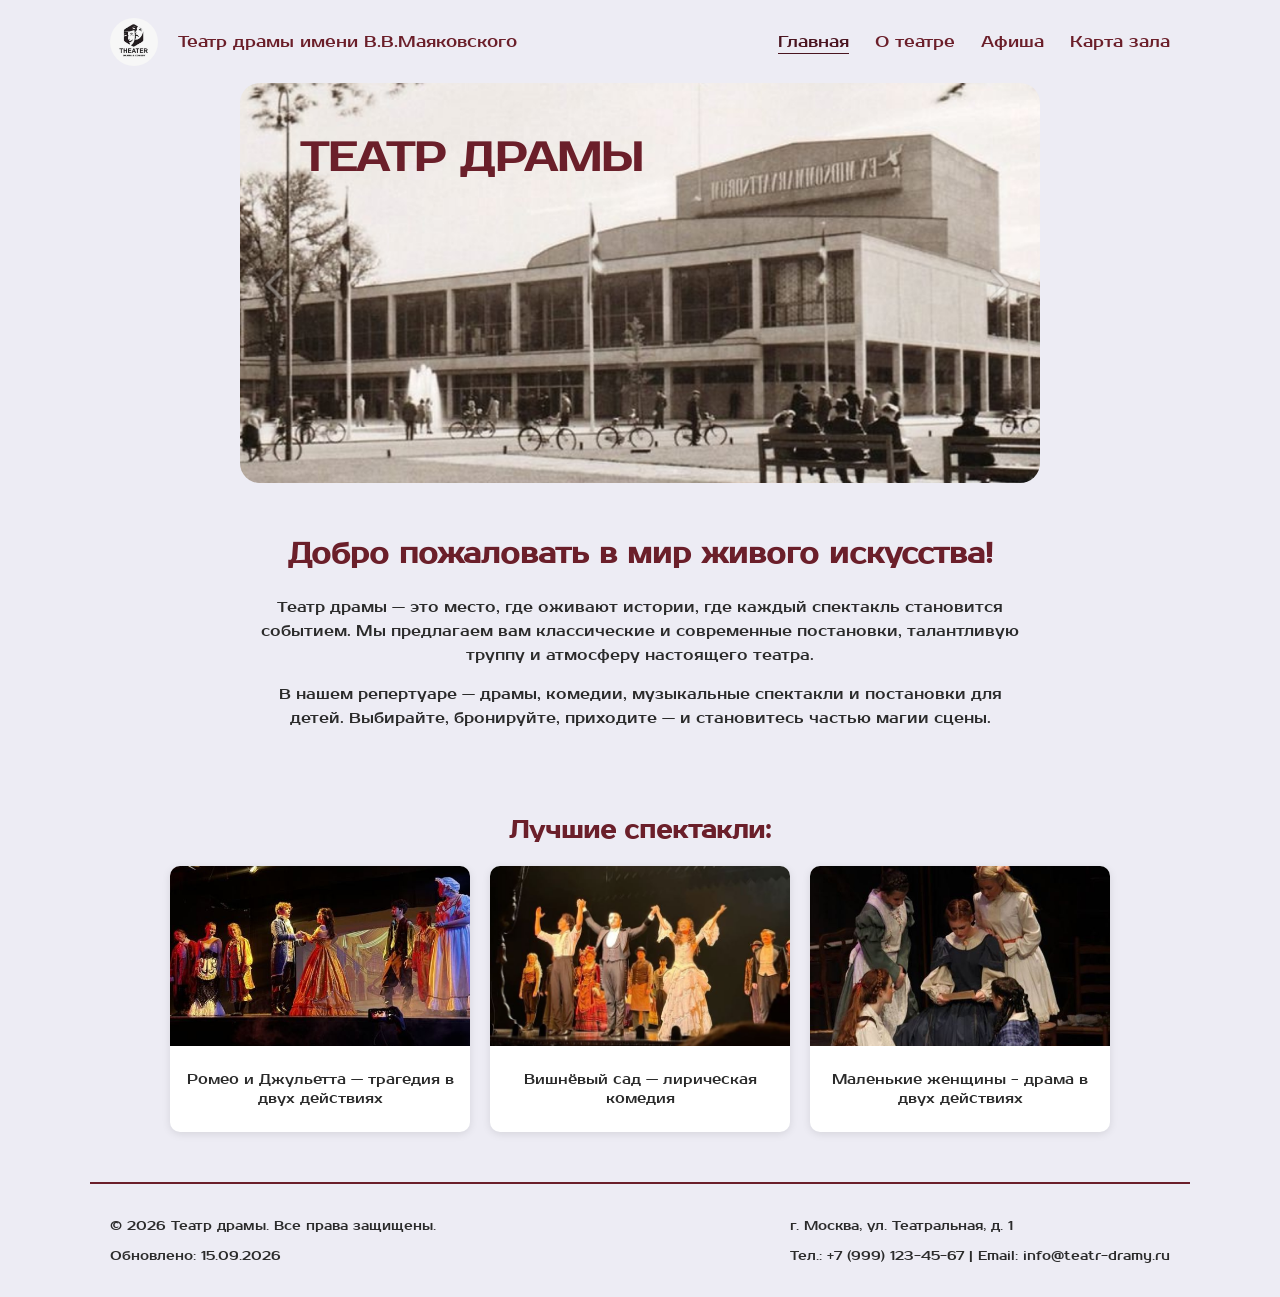
<file: index.html>
<!DOCTYPE html>
<html lang="ru">
<head>
    <meta charset="UTF-8">
    <meta name="viewport" content="width=device-width, initial-scale=1.0">
    <link rel="stylesheet" href="styles.css">
    <link rel="preconnect" href="https://fonts.googleapis.com">
    <link rel="preconnect" href="https://fonts.gstatic.com" crossorigin>
    <link href="https://fonts.googleapis.com/css2?family=Prosto+One&display=swap" rel="stylesheet">
    <title>Театр драмы</title>
</head>
<body>

    <header>
        <div class="logo">
            <img src="images/logo.jpg" alt="Логотип театра">
            <p>Театр драмы имени В.В.Маяковского</p>
        </div>
        <nav class="menu">
            <a href="index.html" class="active">Главная</a>
            <a href="about.html">О театре</a>
            <a href="catalog.html">Афиша</a>
            <a href="price.html">Карта зала</a>
        </nav>    
    </header>   

        
    
    <div class="hero">
        <img src="images/theater.png" alt="Театр драмы">
        <h1 class="hero-title">ТЕАТР ДРАМЫ</h1>
    </div>

    <section class="intro">
        <h1>Добро пожаловать в мир живого искусства!</h1>
        <p>
            Театр драмы — это место, где оживают истории, где каждый спектакль
            становится событием. Мы предлагаем вам классические и современные
            постановки, талантливую труппу и атмосферу настоящего театра.
        </p>
        <p>
            В нашем репертуаре — драмы, комедии, музыкальные спектакли и
            постановки для детей. Выбирайте, бронируйте, приходите — и
            становитесь частью магии сцены.
        </p>
    </section>

    <section class="slider">
        <h2>Лучшие спектакли:</h2>
        <div class="slider-track">
        <div class="slide">
            <img src="images/slide-romeo.jpg" alt="Ромео и Джульетта">
            <p>Ромео и Джульетта — трагедия в двух действиях</p>
        </div>
        <div class="slide">
            <img src="images/slide-garden.jpg" alt="Вишневый сад">
            <p>Вишнёвый сад — лирическая комедия</p>
        </div>
        <div class="slide">
            <img src="images/slide-women.jpg" alt="Маленькие женщины">
            <p>Маленькие женщины - драма в двух действиях</p>
        </div>
        </div>
    </section>

    

    <footer class="footer">
        <div>
            <p>© 2026 Театр драмы. Все права защищены.</p>
            <p>Обновлено: 15.09.2026</p>
        </div>
        <div>
            <p>г. Москва, ул. Театральная, д. 1</p>
            <p>Тел.: +7 (999) 123-45-67 | Email: info@teatr-dramy.ru</p>
        </div>
    </footer>

</body>
</html>
</file>
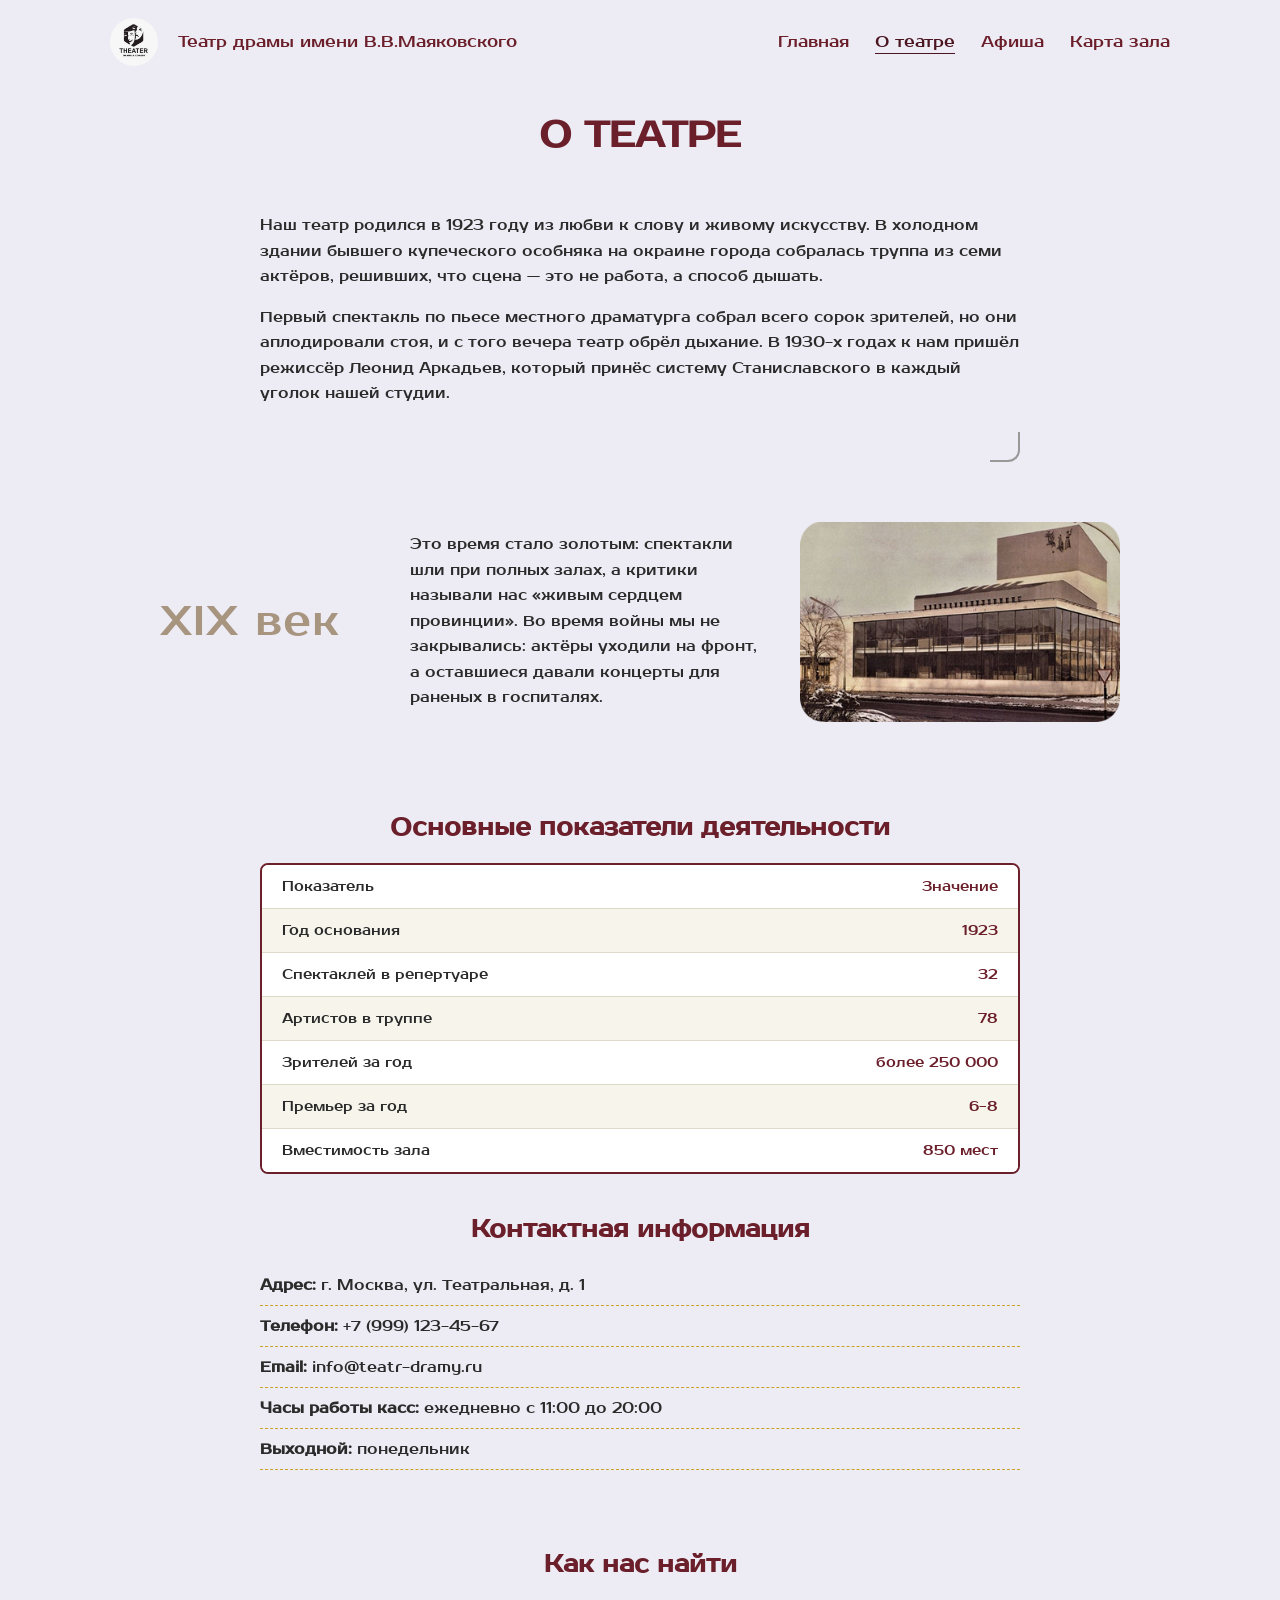
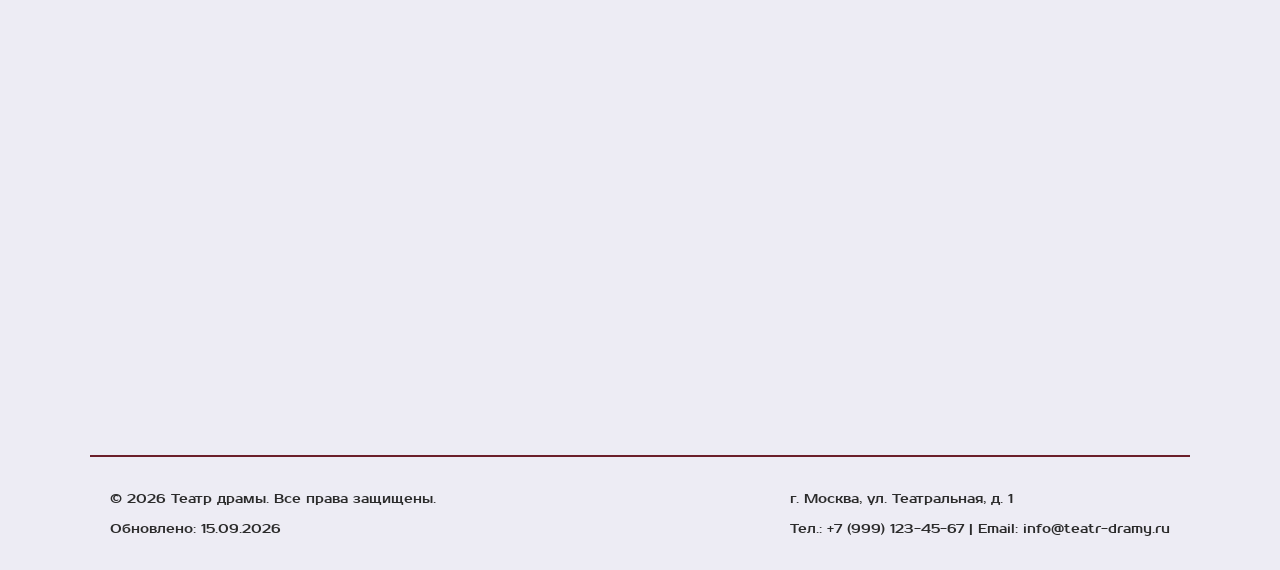
<file: about.html>
<!DOCTYPE html>
<html lang="ru">
<head>
    <meta charset="UTF-8">
    <meta name="viewport" content="width=device-width, initial-scale=1.0">
    <title>О театре — Театр драмы</title>
    <link rel="stylesheet" href="styles.css">
    <link rel="preconnect" href="https://fonts.googleapis.com">
    <link rel="preconnect" href="https://fonts.gstatic.com" crossorigin>
    <link href="https://fonts.googleapis.com/css2?family=Prosto+One&display=swap" rel="stylesheet">
</head>
<body>

    <header>
        <div class="logo">
            <img src="images/logo.jpg" alt="Логотип">
            <p>Театр драмы имени В.В.Маяковского</p>
        </div>
        <nav class="menu">
            <a href="index.html">Главная</a>
            <a href="about.html" class="active">О театре</a>
            <a href="catalog.html">Афиша</a>
            <a href="price.html">Карта зала</a>
        </nav>
    </header>

    <h1 class="page-title">О ТЕАТРЕ</h1>

    <section class="info">
        <p>
            Наш театр родился в 1923 году из любви к слову и живому искусству.
            В холодном здании бывшего купеческого особняка на окраине города
            собралась труппа из семи актёров, решивших, что сцена — это не работа,
            а способ дышать.
        </p>
        <p>
            Первый спектакль по пьесе местного драматурга собрал всего сорок зрителей,
            но они аплодировали стоя, и с того вечера театр обрёл дыхание.
            В 1930-х годах к нам пришёл режиссёр Леонид Аркадьев, который
            принёс систему Станиславского в каждый уголок нашей студии.
        </p>
    </section>

    <section class="history">
        <div class="history-row">
            <div class="history-year">XIX век</div>
            <div class="history-text">
                <p>
                    Это время стало золотым: спектакли шли при полных залах,
                    а критики называли нас «живым сердцем провинции». Во время
                    войны мы не закрывались: актёры уходили на фронт, а оставшиеся
                    давали концерты для раненых в госпиталях.
                </p>
            </div>
            <div class="history-photo">
                <img src="images/history-19century.png" alt="Театр в XIX веке">
            </div>
        </div>
    </section>


    <section class="stats-section">
        <h2>Основные показатели деятельности</h2>
        <ul class="stats-list">
            <li class="stats-item">
                <span class="stats-label">Показатель</span>
                <span class="stats-value">Значение</span>
            </li>
            <li class="stats-item">
                <span class="stats-label">Год основания</span>
                <span class="stats-value">1923</span>
            </li>
            <li class="stats-item">
                <span class="stats-label">Спектаклей в репертуаре</span>
                <span class="stats-value">32</span>
            </li>
            <li class="stats-item">
                <span class="stats-label">Артистов в труппе</span>
                <span class="stats-value">78</span>
            </li>
            <li class="stats-item">
                <span class="stats-label">Зрителей за год</span>
                <span class="stats-value">более 250 000</span>
            </li>
            <li class="stats-item">
                <span class="stats-label">Премьер за год</span>
                <span class="stats-value">6-8</span>
            </li>
            <li class="stats-item">
                <span class="stats-label">Вместимость зала</span>
                <span class="stats-value">850 мест</span>
            </li>
        </ul>
    </section>

    <section class="contacts-section">
        <h2>Контактная информация</h2>
        <ul class="contacts">
            <li><strong>Адрес:</strong> г. Москва, ул. Театральная, д. 1</li>
            <li><strong>Телефон:</strong> +7 (999) 123-45-67</li>
            <li><strong>Email:</strong> info@teatr-dramy.ru</li>
            <li><strong>Часы работы касс:</strong> ежедневно с 11:00 до 20:00</li>
            <li><strong>Выходной:</strong> понедельник</li>
        </ul>
    </section>

    <section class="map">
        <h2>Как нас найти</h2>
        <iframe src="https://yandex.ru/map-widget/v1/?um=constructor%3A1b0a4426013ec530afb82a9ea96ad2e78d650484683eefc56cfb4c832ef1448c&amp;source=constructor" width="100%" height="400" frameborder="0"></iframe>
    </section>

    <footer class="footer">
        <div>
            <p>© 2026 Театр драмы. Все права защищены.</p>
            <p>Обновлено: 15.09.2026</p>
        </div>
        <div>
            <p>г. Москва, ул. Театральная, д. 1</p>
            <p>Тел.: +7 (999) 123-45-67 | Email: info@teatr-dramy.ru</p>
        </div>
    </footer>

</body>
</html>
</file>
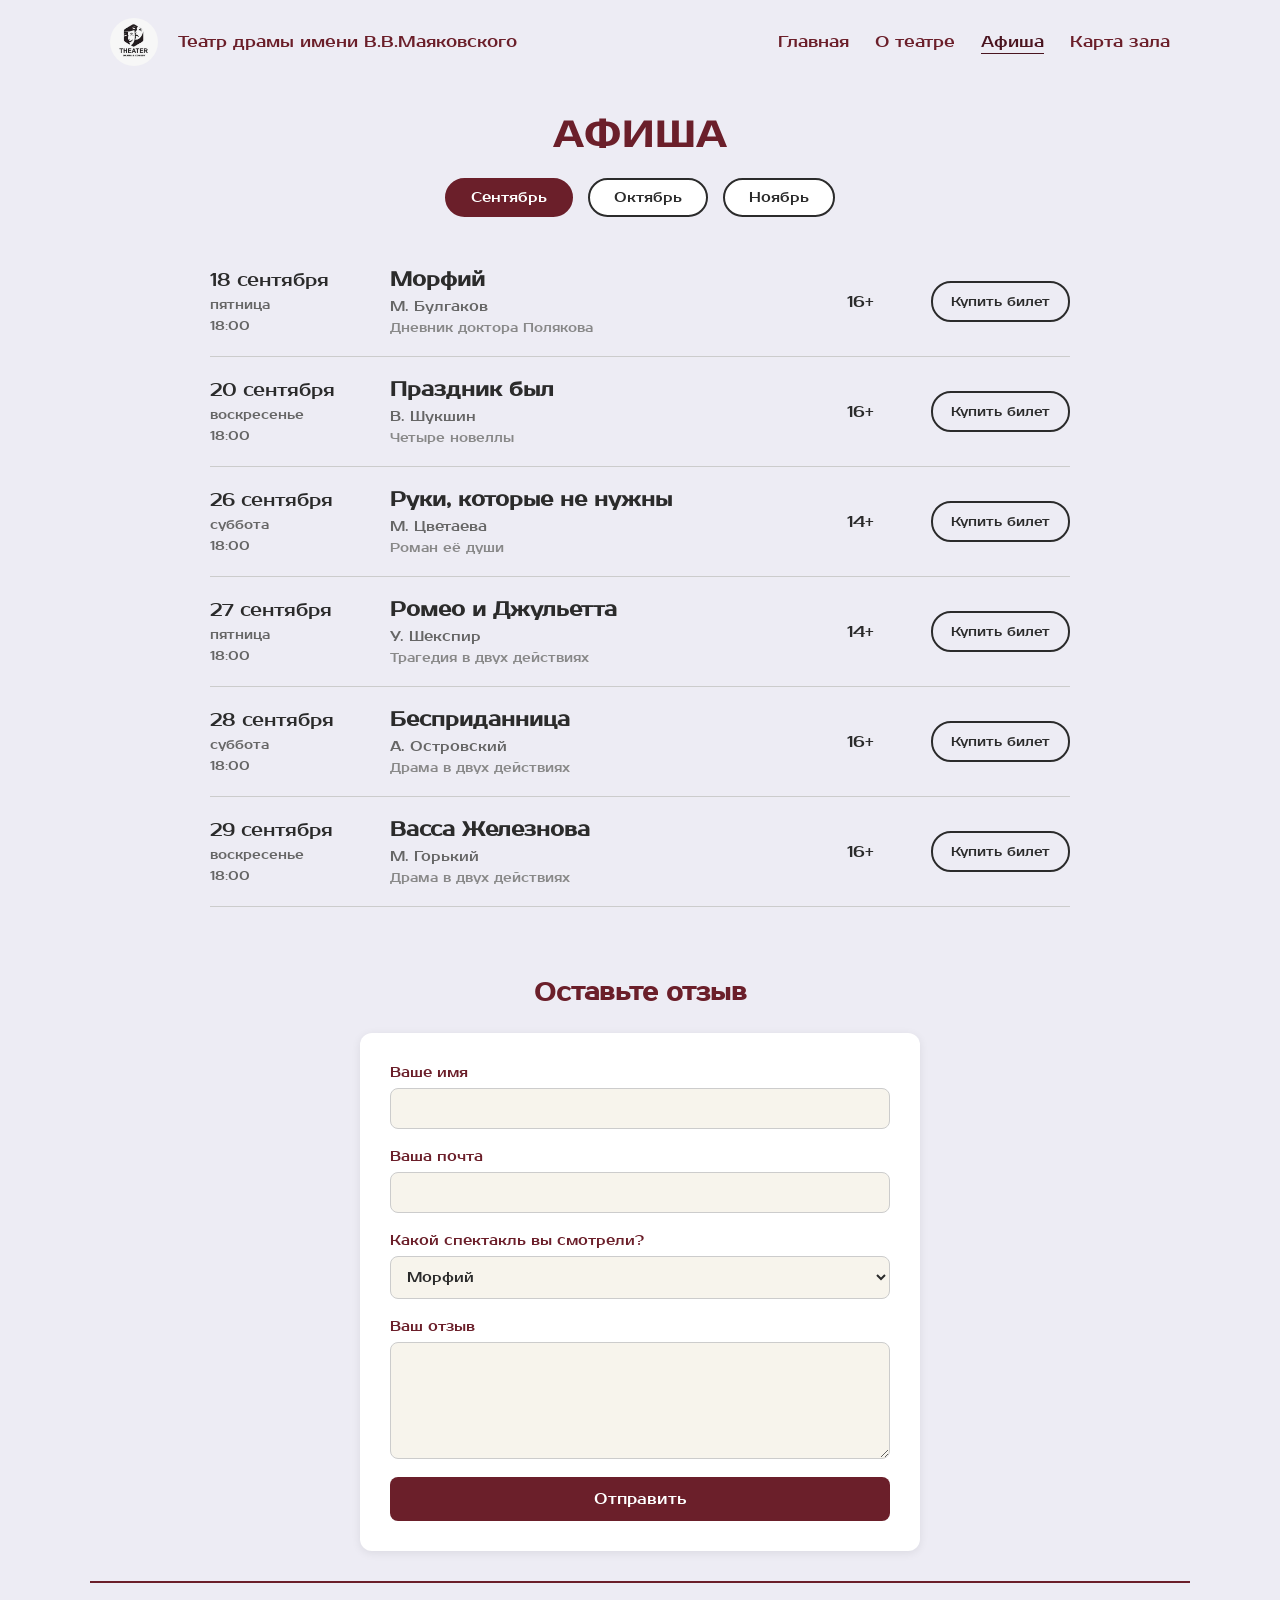
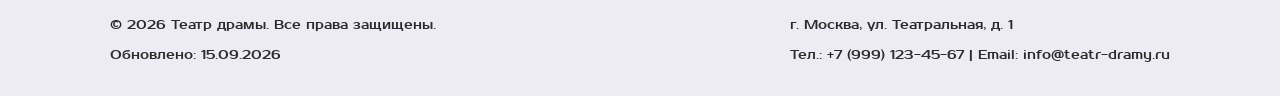
<file: catalog.html>
<!DOCTYPE html>
<html lang="ru">
<head>
    <meta charset="UTF-8">
    <meta name="viewport" content="width=device-width, initial-scale=1.0">
    <title>Афиша — Театр драмы</title>
    <link rel="stylesheet" href="styles.css">
    <link rel="preconnect" href="https://fonts.googleapis.com">
    <link rel="preconnect" href="https://fonts.gstatic.com" crossorigin>
    <link href="https://fonts.googleapis.com/css2?family=Prosto+One&display=swap" rel="stylesheet">
</head>
<body>

    <header>
        <div class="logo">
            <img src="images/logo.jpg" alt="Логотип">
            <p>Театр драмы имени В.В.Маяковского</p>
        </div>
        <nav class="menu">
            <a href="index.html">Главная</a>
            <a href="about.html">О театре</a>
            <a href="catalog.html" class="active">Афиша</a>
            <a href="price.html">Карта зала</a>
        </nav>
    </header>

    <section class="poster">
        <h1 class="poster-title">АФИША</h1>

        <div class="months">
            <button type="button" class="month active" data-month="september">Сентябрь</button>
            <button type="button" class="month" data-month="october">Октябрь</button>
            <button type="button" class="month" data-month="november">Ноябрь</button>
        </div>

        <div class="play-list">

            <div class="month-section active" id="september">
            <article class="play">
                <div class="play-date">
                    <span class="day">18 сентября</span>
                    <span class="weekday">пятница</span>
                    <span class="time">18:00</span>
                </div>
                <div class="play-info">
                    <h3>Морфий</h3>
                    <p class="author">М. Булгаков</p>
                    <p class="desc">Дневник доктора Полякова</p>
                </div>
                <div class="play-age">16+</div>
                <div class="play-buy">
                    <a href="price.html" class="btn-buy">Купить билет</a>
                </div>
            </article>

            <article class="play">
                <div class="play-date">
                    <span class="day">20 сентября</span>
                    <span class="weekday">воскресенье</span>
                    <span class="time">18:00</span>
                </div>
                <div class="play-info">
                    <h3>Праздник был</h3>
                    <p class="author">В. Шукшин</p>
                    <p class="desc">Четыре новеллы</p>
                </div>
                <div class="play-age">16+</div>
                <div class="play-buy">
                    <a href="price.html" class="btn-buy">Купить билет</a>
                </div>
            </article>

            <article class="play">
                <div class="play-date">
                    <span class="day">26 сентября</span>
                    <span class="weekday">суббота</span>
                    <span class="time">18:00</span>
                </div>
                <div class="play-info">
                    <h3>Руки, которые не нужны</h3>
                    <p class="author">М. Цветаева</p>
                    <p class="desc">Роман её души</p>
                </div>
                <div class="play-age">14+</div>
                <div class="play-buy">
                    <a href="price.html" class="btn-buy">Купить билет</a>
                </div>
            </article>

            <article class="play">
                <div class="play-date">
                    <span class="day">27 сентября</span>
                    <span class="weekday">пятница</span>
                    <span class="time">18:00</span>
                </div>
                <div class="play-info">
                    <h3>Ромео и Джульетта</h3>
                    <p class="author">У. Шекспир</p>
                    <p class="desc">Трагедия в двух действиях</p>
                </div>
                <div class="play-age">14+</div>
                <div class="play-buy">
                    <a href="price.html" class="btn-buy">Купить билет</a>
                </div>
            </article>

            <article class="play">
                <div class="play-date">
                    <span class="day">28 сентября</span>
                    <span class="weekday">суббота</span>
                    <span class="time">18:00</span>
                </div>
                <div class="play-info">
                    <h3>Бесприданница</h3>
                    <p class="author">А. Островский</p>
                    <p class="desc">Драма в двух действиях</p>
                </div>
                <div class="play-age">16+</div>
                <div class="play-buy">
                    <a href="price.html" class="btn-buy">Купить билет</a>
                </div>
            </article>

            <article class="play">
                <div class="play-date">
                    <span class="day">29 сентября</span>
                    <span class="weekday">воскресенье</span>
                    <span class="time">18:00</span>
                </div>
                <div class="play-info">
                    <h3>Васса Железнова</h3>
                    <p class="author">М. Горький</p>
                    <p class="desc">Драма в двух действиях</p>
                </div>
                <div class="play-age">16+</div>
                <div class="play-buy">
                    <a href="price.html" class="btn-buy">Купить билет</a>
                </div>
            </article>

            </div>

            <div class="month-section" id="october">
            <article class="play">
                <div class="play-date">
                    <span class="day">2 октября</span>
                    <span class="weekday">пятница</span>
                    <span class="time">18:00</span>
                </div>
                <div class="play-info">
                    <h3>Чайка</h3>
                    <p class="author">А. Чехов</p>
                    <p class="desc">Драма в двух действиях</p>
                </div>
                <div class="play-age">16+</div>
                <div class="play-buy">
                    <a href="price.html" class="btn-buy">Купить билет</a>
                </div>
            </article>

            <article class="play">
                <div class="play-date">
                    <span class="day">4 октября</span>
                    <span class="weekday">воскресенье</span>
                    <span class="time">18:00</span>
                </div>
                <div class="play-info">
                    <h3>Праздник был</h3>
                    <p class="author">В. Шукшин</p>
                    <p class="desc">Четыре новеллы</p>
                </div>
                <div class="play-age">16+</div>
                <div class="play-buy">
                    <a href="price.html" class="btn-buy">Купить билет</a>
                </div>
            </article>

            <article class="play">
                <div class="play-date">
                    <span class="day">9 октября</span>
                    <span class="weekday">пятница</span>
                    <span class="time">18:00</span>
                </div>
                <div class="play-info">
                    <h3>Ромео и Джульетта</h3>
                    <p class="author">У. Шекспир</p>
                    <p class="desc">Трагедия в двух действиях</p>
                </div>
                <div class="play-age">14+</div>
                <div class="play-buy">
                    <a href="price.html" class="btn-buy">Купить билет</a>
                </div>
            </article>

            <article class="play">
                <div class="play-date">
                    <span class="day">11 октября</span>
                    <span class="weekday">вoскресенье</span>
                    <span class="time">18:00</span>
                </div>
                <div class="play-info">
                    <h3>Ревизор</h3>
                    <p class="author">Н. Гоголь</p>
                    <p class="desc">Сатиристическая комедия</p>
                </div>
                <div class="play-age">14+</div>
                <div class="play-buy">
                    <a href="price.html" class="btn-buy">Купить билет</a>
                </div>
            </article>

            <article class="play">
                <div class="play-date">
                    <span class="day">16 октября</span>
                    <span class="weekday">пятница</span>
                    <span class="time">18:00</span>
                </div>
                <div class="play-info">
                    <h3>Васса Железнова</h3>
                    <p class="author">М. Горький</p>
                    <p class="desc">Драма в двух действиях</p>
                </div>
                <div class="play-age">14+</div>
                <div class="play-buy">
                    <a href="price.html" class="btn-buy">Купить билет</a>
                </div>
            </article>

            <article class="play">
                <div class="play-date">
                    <span class="day">17 октября</span>
                    <span class="weekday">суббота</span>
                    <span class="time">18:00</span>
                </div>
                <div class="play-info">
                    <h3>Гроза</h3>
                    <p class="author">А. Островский</p>
                    <p class="desc">Драма в двух действиях</p>
                </div>
                <div class="play-age">16+</div>
                <div class="play-buy">
                    <a href="price.html" class="btn-buy">Купить билет</a>
                </div>
            </article>
            </div>

            
            <div class="month-section" id="november">
            <article class="play">
                <div class="play-date">
                    <span class="day">6 ноября</span>
                    <span class="weekday">пятница</span>
                    <span class="time">18:00</span>
                </div>
                <div class="play-info">
                    <h3>Вишневый сад</h3>
                    <p class="author">А. Чехов</p>
                    <p class="desc">Драма в двух действиях</p>
                </div>
                <div class="play-age">16+</div>
                <div class="play-buy">
                    <a href="price.html" class="btn-buy">Купить билет</a>
                </div>
            </article>

            <article class="play">
                <div class="play-date">
                    <span class="day">8 ноября</span>
                    <span class="weekday">воскресенье</span>
                    <span class="time">18:00</span>
                </div>
                <div class="play-info">
                    <h3>Маленькие женщины</h3>
                    <p class="author">Л. Олкотт</p>
                    <p class="desc">Драма в двух действиях</p>
                </div>
                <div class="play-age">16+</div>
                <div class="play-buy">
                    <a href="price.html" class="btn-buy">Купить билет</a>
                </div>
            </article>

            <article class="play">
                <div class="play-date">
                    <span class="day">13 ноября</span>
                    <span class="weekday">пятница</span>
                    <span class="time">18:00</span>
                </div>
                <div class="play-info">
                    <h3>Маленький принц</h3>
                    <p class="author">А. де Сент-Экзюпери</p>
                    <p class="desc">Семейный спектакль</p>
                </div>
                <div class="play-age">14+</div>
                <div class="play-buy">
                    <a href="price.html" class="btn-buy">Купить билет</a>
                </div>
            </article>

            <article class="play">
                <div class="play-date">
                    <span class="day">15 ноября</span>
                    <span class="weekday">воскресенье</span>
                    <span class="time">18:00</span>
                </div>
                <div class="play-info">
                    <h3>Ромео и Джульетта</h3>
                    <p class="author">У. Шекспир</p>
                    <p class="desc">Трагедия в двух действиях</p>
                </div>
                <div class="play-age">14+</div>
                <div class="play-buy">
                    <a href="price.html" class="btn-buy">Купить билет</a>
                </div>
            </article>
                        <article class="play">
                <div class="play-date">
                    <span class="day">18 ноября</span>
                    <span class="weekday">среда</span>
                    <span class="time">18:00</span>
                </div>
                <div class="play-info">
                    <h3>Бесприданница</h3>
                    <p class="author">А. Островский</p>
                    <p class="desc">Драма в двух действиях</p>
                </div>
                <div class="play-age">16+</div>
                <div class="play-buy">
                    <a href="price.html" class="btn-buy">Купить билет</a>
                </div>
            </article>

            <article class="play">
                <div class="play-date">
                    <span class="day">20 ноября</span>
                    <span class="weekday">воскресенье</span>
                    <span class="time">18:00</span>
                </div>
                <div class="play-info">
                    <h3>На дне</h3>
                    <p class="author">М. Горький</p>
                    <p class="desc">Драма в двух действиях</p>
                </div>
                <div class="play-age">16+</div>
                <div class="play-buy">
                    <a href="price.html" class="btn-buy">Купить билет</a>
                </div>
            </article>
            </div>

        </div>
    </section>

    <section class="feedback">
        <h2>Оставьте отзыв</h2>
        <form>
            <label>
                Ваше имя
                <input type="text" required>
            </label>
            <label>
                Ваша почта
                <input type="email" required>
            </label>

            <label>
            Какой спектакль вы смотрели?
            <select name="performance">
                <option>Морфий</option>
                <option>Праздник был</option>
                <option>Руки, которые не нужны</option>
                <option>Ромео и Джульетта</option>
                <option>Другой</option>
            </select>
            </label>

            <label>
            Ваш отзыв
            <textarea name="feedback" rows="5" required></textarea>
            </label>

            <button type="submit">Отправить</button>

            
        </form>
    </section>

    <footer class="footer">
        <div>
            <p>© 2026 Театр драмы. Все права защищены.</p>
            <p>Обновлено: 15.09.2026</p>
        </div>
        <div>
            <p>г. Москва, ул. Театральная, д. 1</p>
            <p>Тел.: +7 (999) 123-45-67 | Email: info@teatr-dramy.ru</p>
        </div>
    </footer>

    <script src="js/catalog.js"></script>
</body>
</html>
</file>
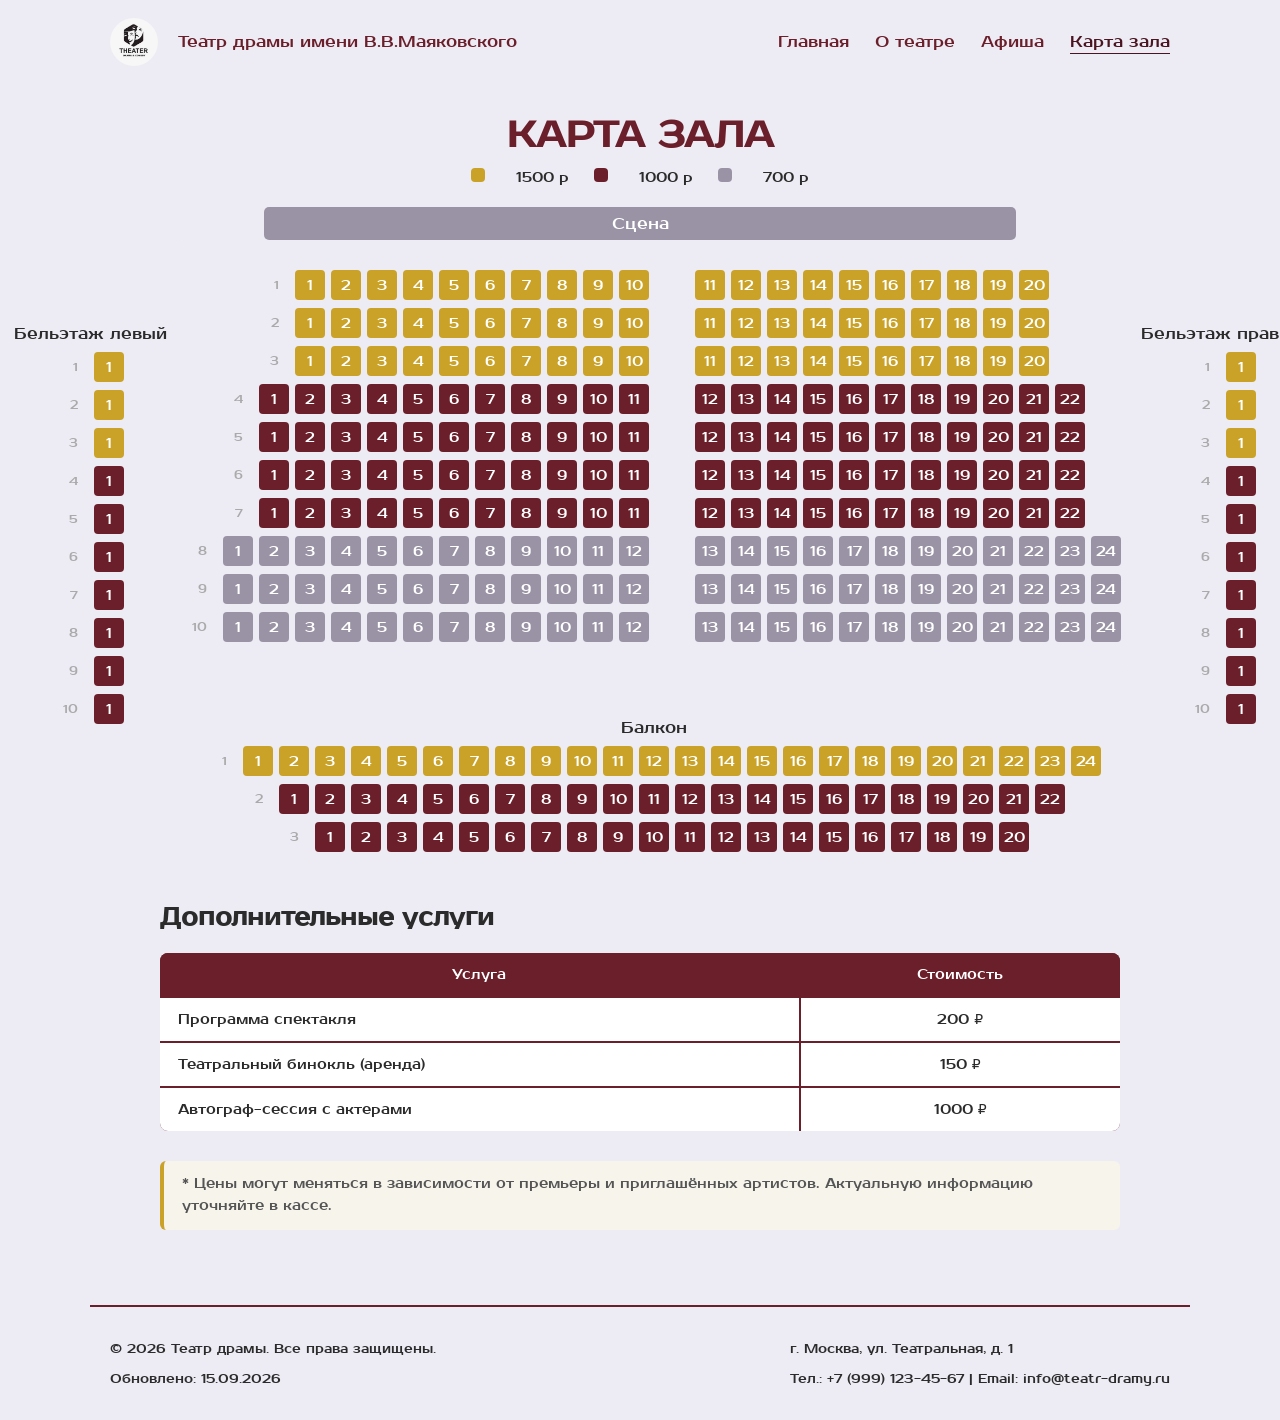
<file: price.html>
<!DOCTYPE html>
<html lang="ru">
<head>
    <meta charset="UTF-8">
    <meta name="viewport" content="width=device-width, initial-scale=1.0">
    <title>Карта зала — Театр драмы</title>
    <link rel="stylesheet" href="styles.css">
    <link rel="preconnect" href="https://fonts.googleapis.com">
    <link rel="preconnect" href="https://fonts.gstatic.com" crossorigin>
    <link href="https://fonts.googleapis.com/css2?family=Prosto+One&display=swap" rel="stylesheet">
</head>
<body>

    <header>
        <div class="logo">
            <img src="images/logo.jpg" alt="Логотип">
            <p>Театр драмы имени В.В.Маяковского</p>
        </div>
        <nav class="menu">
            <a href="index.html">Главная</a>
            <a href="about.html">О театре</a>
            <a href="catalog.html">Афиша</a>
            <a href="price.html" class="active">Карта зала</a>
        </nav>
    </header>

    <h1 class="page-title">КАРТА ЗАЛА</h1>

    <section class="hall-map">
        <div class="legend">
            <i class="dot vip"></i><span>1500 р</span>
            <i class="dot middle"></i><span>1000 р</span>
            <i class="dot cheap"></i><span>700 p</span>
        </div>

        <div class="scene">Сцена</div>

        <div class="hall-wrapper">
            <div class="hall-side" id="hall-left"></div>
            <div class="hall-column">
               <div class="hall" id="hall"></div>
               <div id="balcony"></div>
            </div>
            <div class="hall-side" id="hall-right"></div>
        </div>
    </section>

    <section class="price-section">

        <h2 class="price-subtitle">Дополнительные услуги</h2>
        <div class="services-grid">
            <div class="services-header">
                <div class="services-cell">Услуга</div>
                <div class="services-cell">Стоимость</div>
            </div>
            <div class="services-row">
                <div class="services-cell">Программа спектакля</div>
                <div class="services-cell">200 ₽</div>
            </div>
            <div class="services-row">
                <div class="services-cell">Театральный бинокль (аренда)</div>
                <div class="services-cell">150 ₽</div>
            </div>
            <div class="services-row">
                <div class="services-cell">Автограф-сессия с актерами</div>
                <div class="services-cell">1000 ₽</div>
            </div>
        </div>

        <p class="price-note">
            * Цены могут меняться в зависимости от премьеры и приглашённых артистов.
            Актуальную информацию уточняйте в кассе.
        </p>
    </section>

    <footer class="footer">
        <div>
            <p>© 2026 Театр драмы. Все права защищены.</p>
            <p>Обновлено: 15.09.2026</p>
        </div>
        <div>
            <p>г. Москва, ул. Театральная, д. 1</p>
            <p>Тел.: +7 (999) 123-45-67 | Email: info@teatr-dramy.ru</p>
        </div>
    </footer>

    <script src="js/price.js"></script>

</body>
</html>
</file>
<file: styles.css>
/* ===== ОБЩИЕ ===== */
*,
*::before,
*::after {
    box-sizing: border-box;
}

header,
.intro,
.slider,
.map,
.poster,
.hall-map,
.price-section,
.feedback,
.footer,
.info,
.history,
.stats-section,
.contacts-section {
    margin-left: auto;
    margin-right: auto;
    width: 100%;
}

body {
    background-color: #EDECF4;
    font-family: 'Prosto One', system-ui, sans-serif;
    margin: 0;
    color: #2b2b2b;
}

img {
    max-width: 100%;
}

/* ===== ШАПКА ===== */
header {
    width: 100%;
    max-width: 1100px;
    display: flex;
    justify-content: space-between;
    align-items: center;
    padding: 15px 20px;
}


.hero {
    position: relative;
    display: block;
    width: 100%;
    max-width: 800px;
    margin: 0 auto;         /* ← центрирует блок */
    text-align: center;     /* на случай, если img inline */
}

.logo {
    display: flex;
    align-items: center;
    gap: 0;
    font-size: 20px;
}

.logo p {
    margin-left: 20px;
    color: #6B1F2A;
    font-size: 16px;
}

.logo img {
    width: 48px;
    height: 48px;
    border-radius: 100%;
    
}

/* Состояния ссылок меню */
.menu a:link,
.menu a:visited {
    margin-left: 20px;
    text-decoration: none;
    color: #6B1F2A;
    font-size: 16px;
}

.menu a:hover {
    color: #C9A227;
    text-decoration: underline;
    text-underline-offset: 4px;
}

.menu a:active {
    color: #4A1520;
}

.menu a.active {
    color: #4A1520;
    text-decoration: underline;
    text-underline-offset: 6px;
}

/* ===== HERO ===== */
.hero {
    position: relative;
    display: block;
    width: 100%;
    max-width: 800px;
    margin: 0 auto;         /* ← центрирует блок */
    text-align: center;     /* на случай, если img inline */
}

.hero img {
    width: 800px;
    height: 400px;
    display: block;
    object-fit: cover;
    border-radius: 20px;
}

.hero-title {
    position: absolute;
    top: 50px;
    left: 60px;
    margin: 0;
    color: #6B1F2A;
    font-size: 40px;
}

/* ===== ОПИСАНИЕ ===== */
.intro {
    max-width: 800px;
    text-align: center;
    padding: 30px 20px;
}

.intro h1 {
    font-size: 28px;
    color: #6B1F2A;
}

.intro p {
    font-size: 15px;
    line-height: 1.6;
}

/* ===== СЛАЙДЕР ===== */
.slider {
    width: 100%;
    max-width: 1100px;
    padding: 20px;
}

.slider h2,
.map h2 {
    text-align: center;
    color: #6B1F2A;
}

.slider-track {
    display: flex;
    flex-direction: row;
    gap: 20px;
    align-items: center;
    justify-content: center;
    flex-wrap: wrap;
}

.slide {
    flex: 0 0 300px;
    background: #fff;
    border-radius: 10px;
    overflow: hidden;
    box-shadow: 0 2px 8px rgba(0, 0, 0, 0.1);
}

.slide img {
    width: 100%;
    height: 180px;
    object-fit: cover;
    display: block;
}

.slide p {
    padding: 10px;
    font-size: 14px;
    text-align: center;
}

/* ===== КАРТА ===== */
.map {
    width: 100%;
    max-width: 1100px;
    padding: 20px;
}

/* ===== ФУТЕР ===== */
.footer {
    width: 100%;
    max-width: 1100px;
    display: flex;
    justify-content: space-between;
    padding: 20px;
    margin-top: 30px;
    border-top: 2px solid #6B1F2A;
    font-size: 13px;
}

/* ===== СТРАНИЦА "О ТЕАТРЕ" ===== */
.page-title {
    color: #6B1F2A;
    font-size: 36px;
    text-align: center;
    margin: 30px 0 10px;
}

.info {
    position: relative;
    max-width: 800px;
    margin: 0 auto;
    padding: 30px 20px 50px;
}

.info p {
    font-size: 15px;
    line-height: 1.7;
    margin-bottom: 15px;
}

.info::after {
    content: "";
    position: absolute;
    right: 20px;
    bottom: 10px;
    width: 30px;
    height: 30px;
    border-bottom: 2px solid #999;
    border-right: 2px solid #999;
    border-bottom-right-radius: 12px;
}

/* ===== БЛОК ИСТОРИИ ===== */
.history {
    width: 100%;
    max-width: 1000px;
    margin: 0 auto;
    padding: 20px;
}

.history-row {
    display: grid;
    grid-template-columns: 220px 1fr 320px;
    gap: 30px;
    align-items: center;
    padding: 30px 0;
}

.history-year {
    font-size: 42px;
    color: #A89580;
    letter-spacing: 1px;
    line-height: 1;
}

.history-text p {
    font-size: 15px;
    line-height: 1.7;
    margin: 0;
    color: #2b2b2b;
}

.history-photo img {
    width: 100%;
    height: 200px;
    object-fit: cover;
    border-radius: 12px;
    display: block;
}

/* ===== ПОКАЗАТЕЛИ ===== */
.stats-section,
.contacts-section {
    width: 100%;
    max-width: 800px;
    margin: 40px auto 0;
    padding: 0 20px;
}

.stats-section h2,
.contacts-section h2 {
    color: #6B1F2A;
    font-size: 24px;
    text-align: center;
    margin-bottom: 20px;
}

.stats-list {
    list-style: none;
    padding: 0;
    margin: 0;
    border: 2px solid #6B1F2A;
    border-radius: 8px;
    overflow: hidden;
}

.stats-item {
    display: flex;
    justify-content: space-between;
    padding: 12px 20px;
    font-size: 14px;
    border-bottom: 1px solid #E0D8C8;
    background: #fff;
}

.stats-item:last-child {
    border-bottom: none;
}

.stats-item:nth-child(even) {
    background: #f7f4ec;
}

.stats-label {
    color: #2b2b2b;
}

.stats-value {
    color: #6B1F2A;
}

/* ===== КОНТАКТЫ ===== */
.contacts {
    list-style: none;
    padding: 0;
    margin: 0 0 40px;
}

.contacts li {
    padding: 10px 0;
    border-bottom: 1px dashed #C9A227;
    font-size: 15px;
}

/* ===== АФИША ===== */
.poster {
    width: 100%;
    max-width: 900px;
    padding: 20px;
}

.poster-title {
    font-size: 36px;
    color: #6B1F2A;
    text-align: center;
    margin: 10px 0 20px;
    letter-spacing: 2px;
}

.months {
    display: flex;
    gap: 15px;
    margin-bottom: 30px;
    justify-content: center;
}

.month {
    font-family: 'Prosto One', system-ui, sans-serif;
    font-size: 14px;
    padding: 8px 24px;
    border: 2px solid #2b2b2b;
    background: #fff;
    color: #2b2b2b;
    border-radius: 20px;
    cursor: pointer;
    transition: 0.2s;
}

.month.active {
    background: #6B1F2A;
    color: #fff;
    border-color: #6B1F2A;
}

.month:hover {
    border-color: #6B1F2A;
}

.play-list {
    display: flex;
    flex-direction: column;
}

.play {
    display: grid;
    grid-template-columns: 160px 1fr 60px 160px;
    gap: 20px;
    align-items: center;
    padding: 20px 0;
    border-bottom: 1px solid #ccc;
}

.play-date {
    display: flex;
    flex-direction: column;
    gap: 4px;
}

.play-date .day {
    font-size: 18px;
    color: #2b2b2b;
}

.play-date .weekday,
.play-date .time {
    font-size: 13px;
    color: #666;
}

.play-info h3 {
    font-size: 20px;
    color: #2b2b2b;
    margin: 0 0 5px;
}

.play-info .author {
    font-size: 14px;
    color: #666;
    margin: 0 0 3px;
}

.play-info .desc {
    font-size: 13px;
    color: #888;
    margin: 0;
}

.play-age {
    font-size: 16px;
    color: #2b2b2b;
    text-align: center;
}

.play-buy {
    text-align: right;
}

.btn-buy {
    display: inline-block;
    font-family: 'Prosto One', system-ui, sans-serif;
    font-size: 13px;
    padding: 10px 18px;
    border: 2px solid #2b2b2b;
    border-radius: 20px;
    color: #2b2b2b;
    text-decoration: none;
    transition: 0.2s;
    white-space: nowrap;
}

.btn-buy:hover {
    background: #6B1F2A;
    color: #fff;
    border-color: #6B1F2A;
}

/* Скрытые месяцы — через класс */
.month-section {
    display: none;
}

.month-section.active {
    display: block;
}

/* ===== КАРТА ЗАЛА ===== */
.price-section {
    width: 100%;
    max-width: 1000px;
    margin: 0 auto;
    padding: 20px;
}

.price-note {
    font-size: 14px;
    line-height: 1.6;
    color: #555;
    background: #f7f4ec;
    border-left: 4px solid #C9A227;
    padding: 12px 18px;
    border-radius: 6px;
    margin-bottom: 25px;
}

/* Услуги — блочная вёрстка */
.services-grid {
    display: grid;
    gap: 2px;
    background: #6B1F2A;
    border-radius: 8px;
    overflow: hidden;
    margin-bottom: 30px;
}

.services-header,
.services-row {
    display: grid;
    grid-template-columns: 2fr 1fr;
    gap: 2px;
}

.services-cell {
    background: #fff;
    padding: 12px 18px;
    font-size: 14px;
}

.services-header .services-cell {
    background: #6B1F2A;
    color: #fff;
    text-align: center;
}

.services-row .services-cell:first-child {
    text-align: left;
}

.services-row .services-cell:last-child {
    text-align: center;
}

/* ===== ЗАЛ ===== */
.hall-map {
    position: relative;
    padding: 0 14px;
    max-width: 1500px; 
}

.hall-wrapper > *:first-child {
    margin-left: auto;
}

.hall-wrapper > *:last-child {
    margin-right: auto;
}

.hall {
    background-color: #EDECF4;
    padding: 30px 20px;
    border-radius: 20px;
    display: flex;
    flex-direction: column;
    gap: 8px;
    align-items: center;
    margin-bottom: 25px;
}

.hall-row {
    display: flex;
    gap: 6px;
    align-items: center;
    justify-content: center;
}

.row-label {
    color: #aaa;
    font-size: 12px;
    width: 20px;
    text-align: right;
    margin-right: 10px;
}

.seat {
    width: 30px;
    height: 30px;
    border-radius: 4px;
    display: flex;
    align-items: center;
    justify-content: center;
    font-size: 14px;
    color: #fff;
    cursor: pointer;
    transition: transform 0.15s;
}

.seat:hover {
    transform: scale(1.2);
}

.seat.vip    { background: #C9A227; }
.seat.middle { background: #6B1F2A; }
.seat.cheap  { background: #9A93A5; }

.seat.aisle-before {
    margin-right: 40px;
}

.legend {
    display: flex;
    gap: 25px;
    justify-content: center;
    flex-wrap: wrap;
    font-size: 14px;
    margin-bottom: 10px;
}

.legend .dot {
    display: inline-block;
    width: 14px;
    height: 14px;
    border-radius: 4px;
    margin-right: 6px;
    vertical-align: middle;
}

.legend .vip    { background: #C9A227; }
.legend .middle { background: #6B1F2A; }
.legend .cheap  { background: #9A93A5; }

.scene {
    background-color: #9A93A5;
    width: 60%;
    text-align: center;
    color: white;
    border-radius: 5px;
    margin: 20px auto 0;
    padding: 6px 0;
}

.hall-wrapper {
    display: flex;
    flex-direction: row;
    gap: 0;
    justify-content: flex-start;
    align-items: center;
    width: 100%;
    padding-bottom: 10px;
    scrollbar-color: #6B1F2A #f0eee8;
    scrollbar-width: thin;
}

.hall-wrapper::-webkit-scrollbar {
    height: 8px;
}

.hall-wrapper::-webkit-scrollbar-track {
    background: #f0eee8;
    border-radius: 4px;
}

.hall-wrapper::-webkit-scrollbar-thumb {
    background: #6B1F2A;
    border-radius: 4px;
}

.hall-side,
.hall {
    flex-shrink: 0;
}

.hall-side {
    display: flex;
    flex-direction: column;
    gap: 8px;
    align-items: center;
    margin-top: -45px;
}

.hall-column {
    display: flex;
    flex-direction: column;
    gap: 20px;
    align-items: center;
    flex-shrink: 0;      /* колонка не сжимается */
}

#balcony {
    display: flex;
    flex-direction: column;
    gap: 8px;
    align-items: center;
    text-align: center;
}

/* ===== ФОРМА ОТЗЫВА ===== */
.feedback {
    width: 100%;
    max-width: 600px;
    margin: 50px auto 0;
    padding: 0 20px;
}

.feedback h2 {
    color: #6B1F2A;
    font-size: 24px;
    text-align: center;
    margin-bottom: 25px;
}

.feedback form {
    display: flex;
    flex-direction: column;
    gap: 18px;
    background: #fff;
    padding: 30px;
    border-radius: 12px;
    box-shadow: 0 2px 10px rgba(0, 0, 0, 0.08);
}

.feedback label {
    display: flex;
    flex-direction: column;
    gap: 6px;
    font-size: 14px;
    color: #6B1F2A;
}

.feedback input,
.feedback select,
.feedback textarea {
    font-family: 'Prosto One', system-ui, sans-serif;
    font-size: 14px;
    padding: 10px 12px;
    border: 1px solid #ccc;
    border-radius: 8px;
    background: #f7f4ec;
    color: #2b2b2b;
}

.feedback input:focus,
.feedback select:focus,
.feedback textarea:focus {
    outline: none;
    border-color: #C9A227;
    background: #fff;
}

.feedback textarea {
    resize: vertical;
    min-height: 100px;
}

.feedback button {
    font-family: 'Prosto One', system-ui, sans-serif;
    font-size: 15px;
    padding: 12px;
    background: #6B1F2A;
    color: #fff;
    border: none;
    border-radius: 8px;
    cursor: pointer;
    transition: background 0.2s;
}

.feedback button:hover {
    background: #C9A227;
}

@media (max-width: 1000px) {
    .hall-wrapper {
        overflow-x: auto;
        scrollbar-color: #6B1F2A #f0eee8;
        scrollbar-width: thin;
    }

    .hall-wrapper::-webkit-scrollbar {
        height: 8px;
    }

    .hall-wrapper::-webkit-scrollbar-track {
        background: #f0eee8;
        border-radius: 4px;
    }

    .hall-wrapper::-webkit-scrollbar-thumb {
        background: #6B1F2A;
        border-radius: 4px;
    }
}

/* ===== АДАПТИВ: ПЛАНШЕТЫ ===== */
@media (max-width: 900px) {
    .hero img {
        width: 100%;
        height: auto;
    }

    .hero-title {
        font-size: 28px;
        top: 30px;
        left: 30px;
    }

    .play {
        grid-template-columns: 140px 1fr 50px 140px;
        gap: 12px;
    }

    .seat {
        width: 24px;
        height: 24px;
        font-size: 12px;
    }

    .seat.aisle-before {
        margin-right: 20px;
    }

    .hall-side {
        margin-top: 0;
    }

    .history-row {
        grid-template-columns: 180px 1fr 260px;
        gap: 20px;
    }

    .history-year {
        font-size: 32px;
    }
}

/* ===== АДАПТИВ: ТЕЛЕФОНЫ ===== */
@media (max-width: 700px) {
    header {
        flex-direction: column;
        gap: 15px;
        text-align: center;
        padding: 15px 10px;
    }

    .logo {
        flex-direction: column;
        gap: 8px;
    }

    .logo p {
        margin-left: 0;
        font-size: 14px;
        text-align: center;
    }

    .menu {
        display: flex;
        flex-wrap: wrap;
        justify-content: center;
        gap: 10px;
    }

    .menu a:link,
    .menu a:visited {
        margin-left: 0;
        font-size: 14px;
    }

    .hero-title {
        font-size: 22px;
        top: 20px;
        left: 20px;
    }

    .intro h1 {
        font-size: 22px;
    }

    .slide {
        flex: 0 0 100%;
    }

    .history-row {
        grid-template-columns: 1fr;
        text-align: center;
        gap: 15px;
    }

    .history-year {
        font-size: 28px;
    }

    .stats-item {
        padding: 10px 12px;
        font-size: 13px;
    }

    .play {
        display: grid;
        grid-template-columns: 1fr auto;
        grid-template-areas:
            "date   age"
            "info   buy";
        gap: 10px 15px;
        align-items: center;
        padding: 15px 0;
        text-align: left;
        border-bottom: 1px solid #ccc;
    }

    /* Дата — слева сверху */
    .play-date {
        grid-area: date;
        display: flex;
        flex-direction: row;
        flex-wrap: wrap;
        gap: 8px;
        align-items: baseline;
        font-size: 13px;
        color: #666;
        margin: 0;
    }

    .play-date .day {
        font-size: 14px;
        color: #6B1F2A;
        font-weight: normal;
    }

    .play-date .weekday,
    .play-date .time {
        font-size: 13px;
        color: #666;
    }

    /* Инфо — слева снизу */
    .play-info {
        grid-area: info;
    }

    .play-info h3 {
        font-size: 18px;
        margin: 0 0 4px;
    }

    .play-info .author {
        font-size: 13px;
        margin: 0 0 2px;
    }

    .play-info .desc {
        font-size: 12px;
        color: #888;
        margin: 0;
    }

    /* Возраст — справа сверху */
    .play-age {
        grid-area: age;
        font-size: 14px;
        color: #6B1F2A;
        text-align: right;
        align-self: start;
    }

    /* Кнопка — справа снизу */
    .play-buy {
        grid-area: buy;
        text-align: right;
        align-self: end;
    }

    .btn-buy {
        font-size: 12px;
        padding: 8px 14px;
    }

    .services-header,
    .services-row {
        grid-template-columns: 1fr 1fr;
    }

    .services-cell {
        padding: 10px 12px;
        font-size: 13px;
    }

    .scene {
        width: 80%;
        font-size: 13px;
    }

    .legend {
        gap: 12px;
        font-size: 12px;
    }

    .hall-wrapper {
        flex-direction: row;
        gap: 0;
        justify-content: flex-start;
        width: 100%;
        margin-left: 0;
        overflow-x: auto;
    }

    .hall-side {
        margin-top: 0;
    }

    .seat {
        width: 18px;
        height: 18px;
        font-size: 10px;
    }

    .seat.aisle-before {
        margin-right: 7px;
    }

    .row-label {
        font-size: 10px;
        width: 16px;
        margin-right: 6px;
    }

    .feedback form {
        padding: 20px;
    }

    .feedback h2 {
        font-size: 20px;
    }

    .footer {
        flex-direction: column;
        gap: 15px;
        text-align: center;
        font-size: 12px;
    }

    /* Боковые отступы для блоков, у которых их не было */
    header,
    .hero,
    .intro,
    .slider,
    .map,
    .poster,
    .price-section,
    .feedback,
    .footer,
    .info,
    .history,
    .stats-section,
    .contacts-section {
        padding-left: 16px;
        padding-right: 16px;
    }
}

/* ===== АДАПТИВ: МАЛЕНЬКИЕ ТЕЛЕФОНЫ ===== */
@media (max-width: 450px) {
    .page-title,
    .poster-title {
        font-size: 26px;
    }

    .intro h1 {
        font-size: 20px;
    }

    .hero-title {
        font-size: 18px;
    }

    .seat {
        width: 14px;
        height: 14px;
        font-size: 9px;
    }

    .seat.aisle-before {
        margin-right: 8px;
    }

    .months {
        flex-wrap: wrap;
        gap: 8px;
    }

    .month {
        padding: 6px 14px;
        font-size: 12px;
    }

    .stats-label,
    .stats-value {
        font-size: 12px;
    }
}


header,
.intro,
.slider,
.map,
.poster,
.hall-map,
.price-section,
.feedback,
.footer,
.info,
.history,
.stats-section,
.contacts-section {
    margin-left: auto;
    margin-right: auto;
    width: 100%;
}


@media (max-width: 1000px) {
    .hall-map,
    .price-section,
    .poster,
    .slider,
    .map,
    .feedback,
    .info,
    .history,
    .stats-section,
    .contacts-section {
        padding-left: 24px;
        padding-right: 24px;
    }
}
</file>
